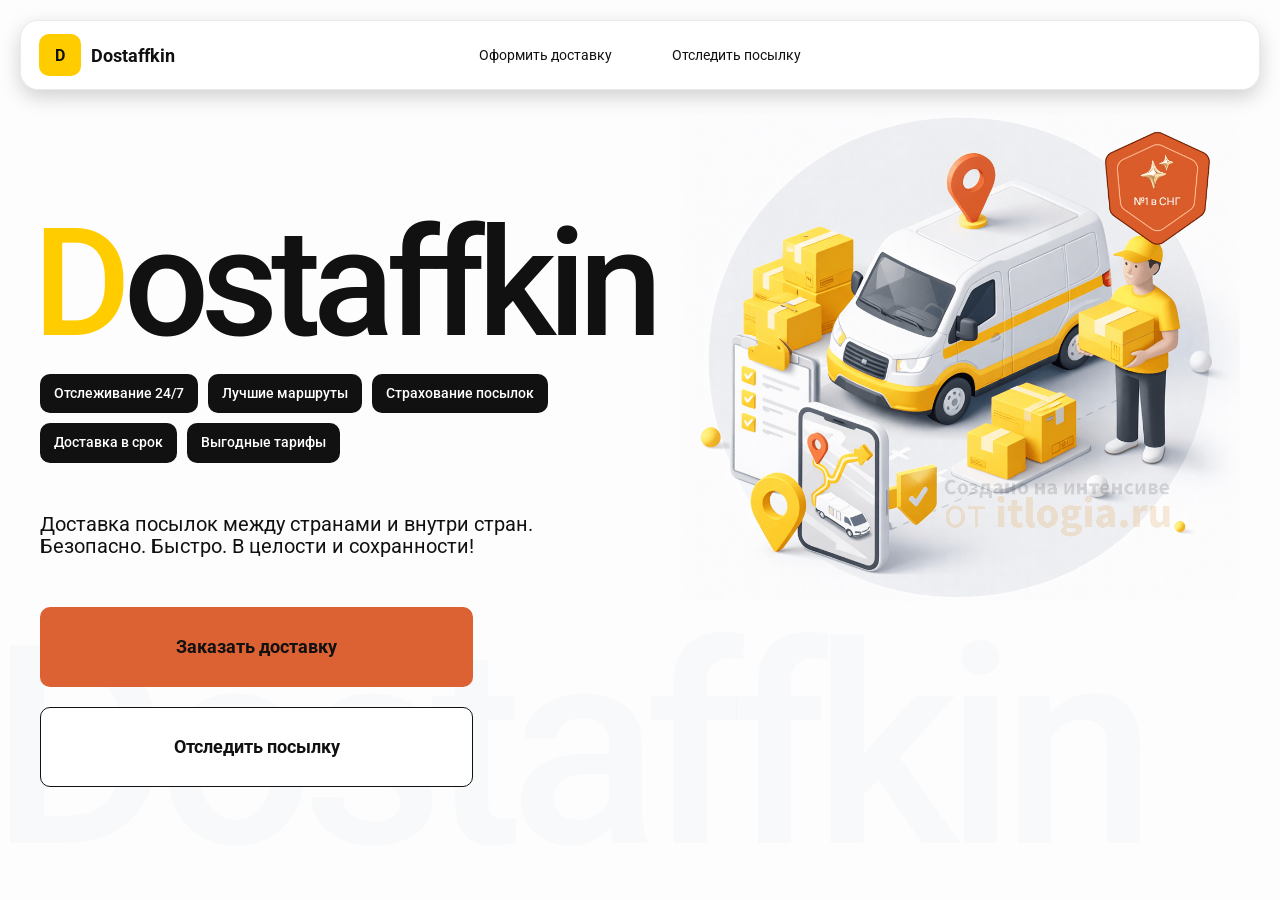
<file: index.html>
<!DOCTYPE html>
<html lang="en">

<head>
    <meta charset="UTF-8">
    <meta name="viewport" content="width=device-width, initial-scale=1.0,maximum-scale=1,user-scalable=0">
    <title>Dostaffkin — Доставка посылок между странами и внутри стран. Безопасно. Быстро. В целости и сохранности!
    </title>
    <link rel="stylesheet" href="styles/base.css" />
    <link rel="stylesheet" href="styles/base_adaptive.css" />
    <link rel="stylesheet" href="styles/index.css" />
    <link rel="stylesheet" href="styles/index_adaptive.css" />
</head>

<body>
    <div class="container">
        <header class="header">
            <a class="header-brand" href="#">
                <div class="header-logo">D</div>
                <div class="header-title">Dostaffkin</div>
            </a>
            <nav class="header-menu">
                <a class="header-link" href="order.html">Оформить <span>доставку</span></a>
                <a class="header-link" href="track.html">Отследить <span>посылку</span></a>
            </nav>
        </header>
        <main class="main">
            <section class="main-info">
                <div class="main-title">
                    <span>D</span>ostaffkin
                </div>
                <div class="main-features">
                    <div class="main-feature">Отслеживание 24/7</div>
                    <div class="main-feature">Лучшие маршруты</div>
                    <div class="main-feature">Страхование посылок</div>
                    <div class="main-feature">Доставка в срок</div>
                    <div class="main-feature">Выгодные тарифы</div>
                </div>
                <div class="main-description">
                    Доставка посылок между странами и внутри стран.
                    Безопасно. Быстро. В целости и сохранности!
                </div>
                <div class="main-actions">
                    <a class="button" type="button" href="./order.html">Заказать доставку</a>
                    <a class="button button-white" type="button" href="./track.html">Отследить посылку</a>
                </div>
            </section>
            <div class="main-title-ghost">Dostaffkin</div>
            <section class="main-image">
                <img src="img/main-image.jpg" alt="Main image" />
            </section>
        </main>
    </div>
</body>

</html>
</file>
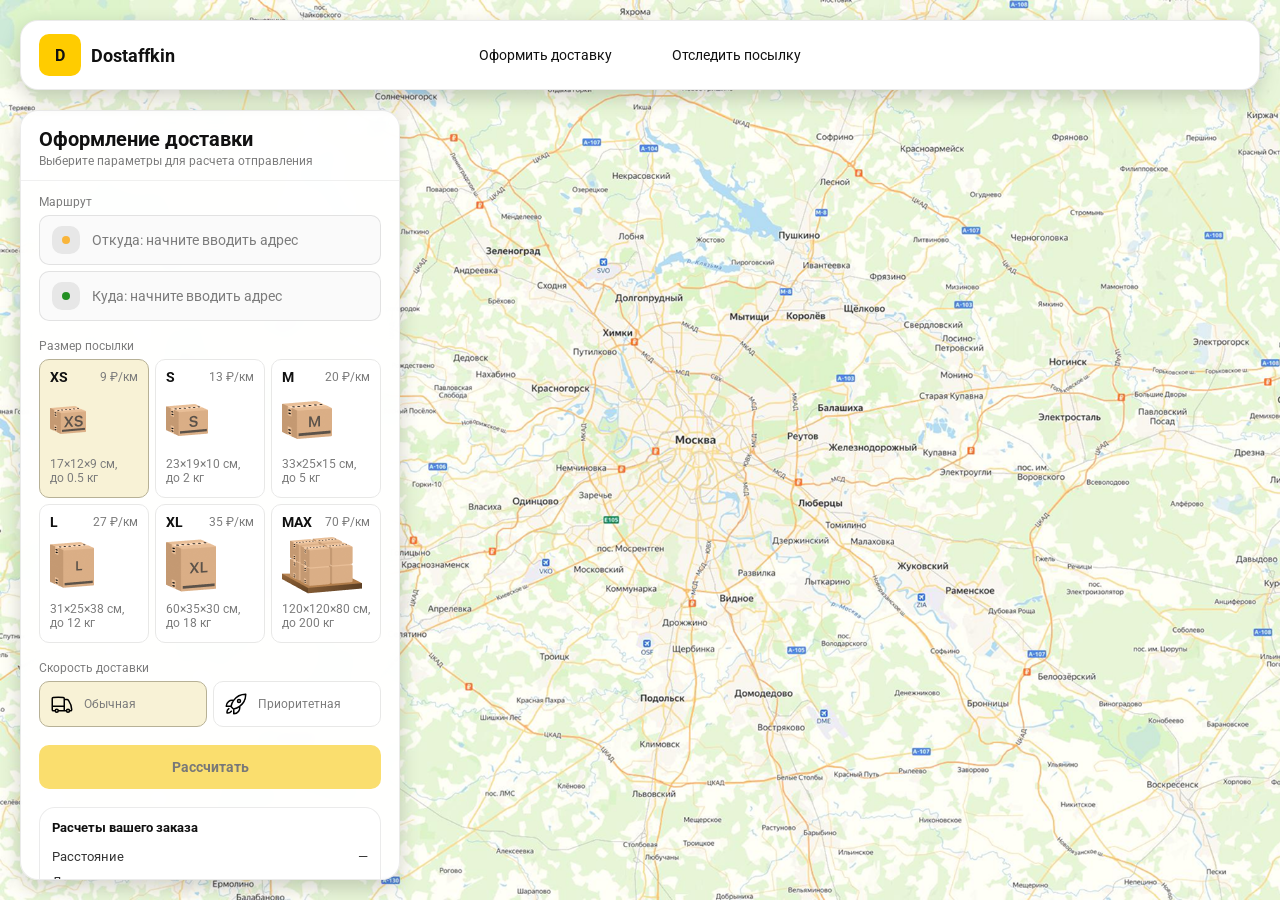
<file: order.html>
<!doctype html>
<html lang="ru">

<head>
    <meta charset="utf-8" />
    <meta name="viewport" content="width=device-width,initial-scale=1,maximum-scale=1,user-scalable=0" />
    <title>Оформление доставки</title>

    <link rel="stylesheet" href="styles/base.css" />
    <link rel="stylesheet" href="styles/base_adaptive.css" />

    <link rel="stylesheet" href="styles/order.css" />
    <link rel="stylesheet" href="styles/order_adaptive.css" />
</head>

<body>
    <div id="map"></div>
    <header class="header">
        <a class="header-brand" href="index.html">
            <div class="header-logo">D</div>
            <div class="header-title">Dostaffkin</div>
        </a>
        <nav class="header-menu">
            <a class="header-link" href="#">Оформить <span>доставку</span></a>
            <a class="header-link" href="track.html">Отследить <span>посылку</span></a>
        </nav>
    </header>
    <aside class="main" id="sidebar">
        <div class="main-header">
            <div class="main-title">Оформление доставки</div>
            <div class="main-text">Выберите параметры для расчета отправления</div>
        </div>
        <div class="main-content">
            <div class="main-route">
                <div class="main-block-title">Маршрут</div>
                <div class="main-fields">
                    <div class="main-field" id="fromField">
                        <div class="main-pin"></div>
                        <input id="from" placeholder="Откуда: начните вводить адрес" autocomplete="off" />
                        <div class="main-ac" id="fromAc" role="listbox" aria-label="Подсказки адресов"></div>
                    </div>

                    <div class="main-field" id="toField">
                        <div class="main-pin"></div>
                        <input id="to" placeholder="Куда: начните вводить адрес" autocomplete="off" />
                        <div class="main-ac" id="toAc" role="listbox" aria-label="Подсказки адресов"></div>
                    </div>
                </div>
            </div>
            <div class="main-package">
                <div class="main-block-title">Размер посылки</div>

                <div class="main-sizes">
                    <div class="main-size-card is-active" data-value="xs">
                        <div class="main-size-top">
                            <div class="main-size-label">XS</div>
                            <div class="main-size-rate">9 ₽/км</div>
                        </div>
                        <div class="main-size-media">
                            <img src="img/sizes/xs.png" alt="Короб XS" />
                        </div>
                        <div class="main-size-description">17×12×9 см,<br>до 0.5 кг</div>
                    </div>

                    <div class="main-size-card" data-value="s">
                        <div class="main-size-top">
                            <div class="main-size-label">S</div>
                            <div class="main-size-rate">13 ₽/км</div>
                        </div>
                        <div class="main-size-media">
                            <img src="img/sizes/s.png" alt="Короб S" />
                        </div>
                        <div class="main-size-description">23×19×10 см,<br>до 2 кг</div>
                    </div>

                    <div class="main-size-card" data-value="m">
                        <div class="main-size-top">
                            <div class="main-size-label">M</div>
                            <div class="main-size-rate">20 ₽/км</div>
                        </div>
                        <div class="main-size-media">
                            <img src="img/sizes/m.png" alt="Короб M" />
                        </div>
                        <div class="main-size-description">33×25×15 см,<br>до 5 кг</div>
                    </div>

                    <div class="main-size-card" data-value="l">
                        <div class="main-size-top">
                            <div class="main-size-label">L</div>
                            <div class="main-size-rate">27 ₽/км</div>
                        </div>
                        <div class="main-size-media">
                            <img src="img/sizes/l.png" alt="Короб L" />
                        </div>
                        <div class="main-size-description">31×25×38 см,<br>до 12 кг</div>
                    </div>

                    <div class="main-size-card" data-value="xl">
                        <div class="main-size-top">
                            <div class="main-size-label">XL</div>
                            <div class="main-size-rate">35 ₽/км</div>
                        </div>
                        <div class="main-size-media">
                            <img src="img/sizes/xl.png" alt="Короб XL" />
                        </div>
                        <div class="main-size-description">60×35×30 см,<br>до 18 кг</div>
                    </div>

                    <div class="main-size-card" data-value="max">
                        <div class="main-size-top">
                            <div class="main-size-label">MAX</div>
                            <div class="main-size-rate">70 ₽/км</div>
                        </div>
                        <div class="main-size-media main-size-media-palleta">
                            <img src="img/sizes/max.png" alt="Паллета" />
                        </div>
                        <div class="main-size-description">120×120×80 см,<br>до 200 кг</div>
                    </div>
                </div>
            </div>
            <div class="main-speed">
                <div class="main-block-title">Скорость доставки</div>

                <div class="main-speeds">
                    <div class="main-speed-card is-active" data-value="regular">
                        <img class="main-speed-media" src="img/icons/regular.svg" alt="Regular" />
                        <div class="main-speed-description">Обычная</div>
                    </div>
                    <div class="main-speed-card" data-value="fast">
                        <img class="main-speed-media" src="img/icons/fast.svg" alt="Fast" />
                        <div class="main-speed-description">Приоритетная</div>
                    </div>

                </div>
            </div>
            <div class="main-calculate-block">
                <button id="calc" class="button calculate-button" type="button" disabled>Рассчитать</button>
            </div>
            <div class="main-result" id="result">
                <div class="main-result-title">Расчеты вашего заказа</div>
                <div class="main-result-lines">
                    <div class="main-result-line"><span>Расстояние</span><span id="distanceValue">—</span></div>
                    <div class="main-result-line"><span>Доставим через</span><span id="durationValue">—</span></div>
                    <div class="main-result-line"><span>Тариф</span><span id="rateValue">—</span></div>
                </div>
                <div class="main-price">
                    <div class="main-price-label">Итого</div>
                    <div class="main-price-value" id="totalValue">—</div>
                </div>
            </div>
            <div class="main-order-box">
                <div class="main-order-form" id="orderForm">
                    <div class="main-order-title">Оформление доставки</div>
                    <div class="main-block-info-row">
                        <div class="main-block-title">Контакты</div>
                        <div class="order-fields">
                            <div class="main-field">
                                <input id="customerName" placeholder="Ваше имя" autocomplete="off" />
                            </div>
                            <div class="main-field">
                                <input id="customerPhone" placeholder="Ваш телефон" autocomplete="off"
                                    inputmode="tel" />
                            </div>
                        </div>
                    </div>
                    <div class="main-block-info-row extra-info">
                        <div class="main-block-title">Дополнительная информация</div>
                        <div class="main-field textarea">
                            <textarea id="comment" placeholder="Детали доставки и комментарии"></textarea>
                        </div>
                    </div>
                    <button id="submit" class="button main-submit-request" type="button" disabled>Отправить
                        заявку
                    </button>
                </div>

                <div class="main-order-success" id="orderSuccess">
                    <div class="main-success-icon">✓</div>
                    <div class="main-success-title">Заявка отправлена!</div>
                    <div class="main-success-title">Номер отправления – <span id="orderId"></span></div>
                    <div class="main-success-subtitle">Мы скоро свяжемся с вами</div>
                </div>
            </div>
        </div>
    </aside>
</body>

</html>
</file>
<file: styles/base.css>
*, *::before, *::after {
    box-sizing: border-box;
}

@font-face {
    font-family: "Roboto";
    src: url("../fonts/Roboto-Regular.ttf");
    font-weight: normal;
}

@font-face {
    font-family: "Roboto";
    src: url("../fonts/Roboto-Bold.ttf");
    font-weight: bold;
}

@font-face {
    font-family: "Roboto";
    src: url("../fonts/Roboto-Medium.ttf");
    font-weight: 500;
}

html, body {
    margin: 0;
    color: #111111;
    font-family: "Roboto", sans-serif;
}

body {
    background: #FDFDFD;
}

.header {
    border-radius: 18px;
    box-shadow: 0 7px 20px 0 #0000002E;
    backdrop-filter: blur(10px);
    background: #ffffff;
    left: 20px;
    border: 1px solid rgba(0, 0, 0, 0.08);
    position: fixed;
    right: 20px;
    top: 20px;
    padding: 14px 18px;
    height: 70px;
    display: flex;
    align-items: center;
    z-index: 6;
}

.header-brand {
    display: flex;
    align-items: center;
    text-decoration: none;
    gap: 10px;
}

.header-logo {
    width: 42px;
    height: 42px;
    border-radius: 10px;
    background: #FFCC00;
    display: grid;
    place-items: center;
    font-weight: bold;
    color: #111;
}

.header-title {
    font-size: 18px;
    font-weight: bold;
    color: #111111;
    text-decoration: none;
}

.header-menu {
    display: flex;
    align-items: center;
    gap: 60px;
    margin: 0;
    position: absolute;
    left: 50%;
    transform: translateX(-50%);
}

.header-link {
    font-size: 14px;
    color: #111111;
    text-decoration: none;
}

.button {
    border: 0;
    outline: none;
    height: 44px;
    border-radius: 10px;
    font-size: 14px;
    font-weight: bold;
    cursor: pointer;
    font-family: inherit;
    transition: transform .08s ease, opacity .12s ease;
    background: #DC6133;
    color: #111111;
    text-align: center;
    text-decoration: none;
}

.button:hover {
    background-color: #E5BC19;
}

.button:disabled {
    cursor: not-allowed;
    background-color: #FADE6E;
    color: #787878;
    transform: none;
}

.button.button-white {
    background: #ffffff;
    border: 1px solid #111111;
}

.button.button-white:hover {
    background: rgb(241 241 241);
}

.main-field {
    display: flex;
    align-items: center;
    margin-top: 6px;
    gap: 10px;
    border: 1px solid #1111111A;
    background: #FAFAFA;
    border-radius: 10px;
    padding: 10px 12px;
    position: relative;
    box-sizing: border-box;
    height: 50px;
}

.main-field.textarea {
    height: auto;
}

.main-pin {
    width: 28px;
    height: 28px;
    border-radius: 10px;
    background: rgba(17, 17, 17, 0.08);
    display: grid;
    place-items: center;
    flex: 0 0 auto;
    position: relative;
}

.main-pin::before {
    content: "";
    width: 8px;
    height: 8px;
    border-radius: 999px;
    background: orange;
    opacity: .75;
    display: block;
}

.main-field:last-child .main-pin::before {
    background: green;
    opacity: .85;
}

input, textarea {
    width: 100%;
    border: 0;
    outline: none;
    background: transparent;
    font-size: 14px;
    color: #111111;
    font-family: inherit;
}

textarea {
    resize: vertical;
    min-height: 72px;
    padding: 2px 0;
}

input::placeholder, textarea::placeholder {
    color: #7C7C7C;
}

.main-field:focus-within {
    border-color: rgba(0, 0, 0, 0.20);
    box-shadow: 0 0 0 4px rgba(255, 204, 0, 0.35);
    background: rgba(255, 255, 255, 0.75);
}
</file>
<file: styles/base_adaptive.css>
@media (max-width: 767px) {
    .header {
        left: 10px;
        right: 10px;
        top: 10px;
    }

    .header-link span {
        display: none;
    }

    .header-menu {
        gap: 20px;
        justify-content: flex-start;
        margin: 0 0 0 30px;
        position: static;
        transform: none;
    }
}

@media (max-width: 420px) {
    .header-title {
        display: none;
    }
}

@media (max-width: 374px) {
    .header-menu {
        gap: 10px;
        margin: 0 0 0 10px;
    }
}
</file>
<file: styles/index.css>
.container {
    overflow: hidden;
    min-height: 100vh;
}

.main {
    padding: 111px 40px 0px; /*0px снизу для удаления не нужного пространства и появления скоролл бара*/
    position: relative;
    display: flex;
}

.main-info {
    max-width: 840px;
    width: 100%;
    position: relative;
}

.main-title {
    margin-top: 98px;
    font-weight: 500;
    font-size: 200px;
    line-height: 1;
    letter-spacing: -0.05em;
    color: #111111;
    left: -15px;
    position: relative;
}

.main-title span {
    color: #ffcc00;
}

.main-features {
    margin-top: 15px;
    display: flex;
    flex-wrap: wrap;
    gap: 10px;
}

.main-feature {
    background: #111111;
    color: #ffffff;
    padding: 12px 14px;
    font-weight: 500;
    font-size: 14px;
    line-height: 1.1;
    border-radius: 10px;
}

.main-description {
    margin-top: 50px;
    max-width: 500px;
    font-size: 20px;
    line-height: 1.1;
    color: #111111;
}

.main-actions {
    margin-top: 50px;
    display: flex;
    flex-direction: column;
    gap: 20px;
}

.main-actions .button {
    height: 80px;
    width: 433px;
    font-size: 18px;
    font-weight: bold;
    place-items: center;
    display: grid;
}

.main-title-ghost { /*немного подправила значения left и bottom */
    position: absolute;
    z-index: -1;
    left: -10px;  
    bottom: -100px;
    font-weight: 500;
    font-size: 278px;
    line-height: 1;
    letter-spacing: -0.05em;
    color: #ECEDF04D;
}
.main-image {
    width: 1024px;
    top: 100px;
    z-index: -2;
}

.main-image img {
    width: 100%;
    max-width: 1024px;
    height: auto;
    display: block;
}
</file>
<file: styles/index_adaptive.css>
@media (max-width: 1760px) {
    .main-title {
        font-size: 150px;
        left: -7px;
    }

    .main-info {
        max-width: 640px;
    }
}

@media (max-width: 1200px) {
    .main-info {
        max-width: 540px;
    }

    .main {
        padding: 111px 20px 20px;
    }

    .main-title {
        font-size: 120px;
        left: -4px;
    }

    .main-title-ghost {
        font-size: 220px;
    }
}

@media (max-width: 1024px) {
    .main-title {
        margin-top: 30px;
    }

    .main {
        flex-direction: column-reverse;
    }

    .main-image {
        max-width: 350px;
        position: absolute;
        left: 370px;
        top: 370px;
    }

    .main-info {
        max-width: 100%;
    }

    .main-actions {
        gap: 10px;
    }

    .main-actions .button {
        height: 50px;
        font-size: 14px;
        width: auto;
        max-width: 300px;
    }

    .main-description {
        max-width: 350px;
    }
}

@media (max-width: 570px) {
    .main-title {
        font-size: 88px;
    }

    .main-description {
        max-width: 100%
    }

    .main-actions {
       width: 100%;
    }

    .main-actions .button {
        width: 100%;
        max-width: 100%
    }

    .main-image {
        max-width: 650px;
        position: absolute;
        left: 170px;
        top: 70px;
        opacity: 0.2;
    }
}

@media (max-width: 400px) {
    .main-title {
        font-size: 70px;
    }
}
</file>
<file: styles/order.css>
#map {
    background-image: url("../img/map-image.png");
    background-size: cover;
    position: fixed;
    inset: 0;
}

.main {
    border-radius: 18px;
    box-shadow: 0 7px 20px 0 #0000002E;
    backdrop-filter: blur(10px);
    background: rgba(255, 255, 255, 0.96);
    left: 20px;
    border: 1px solid rgba(0, 0, 0, 0.08);
    position: fixed;
    top: 110px;
    bottom: 20px;
    width: 380px;
    display: flex;
    flex-direction: column;
    overflow: hidden;
    z-index: 5;
}

.main-header {
    padding: 18px 18px 12px 18px;
    border-bottom: 1px solid rgba(0, 0, 0, 0.06);
    display: flex;
    flex-direction: column;
}

.main-title {
    font-size: 20px;
    line-height: 100%;
    font-weight: bold;
}

.main-text {
    font-size: 12px;
    margin-top: 5px;
    color: #7C7C7C;
}

.main-content {
    padding: 14px 18px 18px 18px;
    overflow: auto;
    scrollbar-width: none;
    display: flex;
    flex-direction: column;
    gap: 18px;
    flex: 1;
}

.main-block-title {
    font-size: 12px;
    color: #7C7C7C;
}

.main-route .main-block-title,
.main-package .main-block-title {
    margin-bottom: 6px;
}

.main-sizes {
    display: grid;
    gap: 6px;
    grid-template-columns: repeat(3, 1fr);
}

.main-size-card {
    border: 1px solid #E8E8E7;
    background: #FFFFFF;
    border-radius: 10px;
    padding: 10px;
    cursor: pointer;
    user-select: none;
    transition: transform .08s ease, border-color .12s ease, background .12s ease;
    min-height: 139px;
}

.main-size-card:hover {
    transform: translateY(-1px);
}

.main-size-card.is-active {
    background-color: #F8F2D6;
    border-color: #B7B196;
}

.main-size-top {
    display: flex;
    align-items: center;
    justify-content: space-between;
}

.main-size-label {
    font-weight: bold;
    font-size: 14px;
    color: #111111;
    line-height: 100%;
}

.main-size-rate {
    font-size: 12px;
    color: #7C7C7C;
    line-height: 100%;
}

.main-size-media {
    margin-top: 8px;
    height: 57px;
}

.main-size-description {
    margin-top: 8px;
    font-size: 12px;
    color: #7C7C7C;
    line-height: 1.2;
}

.main-speed .main-block-title {
    margin-bottom: 6px;
}

.main-speeds {
    display: grid;
    gap: 6px;
    grid-template-columns: repeat(2, 1fr);
}

.main-speed-card {
    border: 1px solid #E8E8E7;
    background: #FFFFFF;
    border-radius: 10px;
    padding: 10px;
    cursor: pointer;
    user-select: none;
    transition: transform .08s ease, border-color .12s ease, background .12s ease;
    display: flex;
    align-items: center;
    gap: 10px;
}

.main-speed-card:hover {
    transform: translateY(-1px);
}

.main-speed-card.is-active {
    background-color: #F8F2D6;
    border-color: #B7B196;
}

.main-speed-description {
    font-size: 12px;
    color: #7C7C7C;
    line-height: 1.2;
}

.calculate-button {
    width: 100%;
}

.main-result {
    border: 1px solid rgba(0, 0, 0, 0.08);
    background: rgba(255, 255, 255, 0.75);
    border-radius: 16px;
    padding: 12px;
    line-height: 1.25;
}

.main-result-title {
    font-weight: bold;
    font-size: 13px;
    color: #111111;
    margin-bottom: 13px;
}

.main-result-lines {
    gap: 8px;
    display: flex;
    flex-direction: column;
}

.main-result-line {
    font-size: 13px;
    color: rgba(17, 17, 17, 0.85);
    display: flex;
    justify-content: space-between;
}

.main-price {
    margin-top: 18px;
    padding-top: 10px;
    border-top: 1px dashed rgba(0, 0, 0, 0.12);
    display: flex;
    align-items: baseline;
    justify-content: space-between;
}

.main-price-label {
    font-size: 12px;
    color: rgba(17, 17, 17, 0.55);
}

.main-price-value {
    font-size: 20px;
    font-weight: bold;
    color: #111111;
    letter-spacing: -0.3px;
}

.main-order-box {
    background: #ffffff;
    border: 1px solid #E8E8E7;
    border-radius: 10px;
    padding: 12px;
}

.main-order-title {
    margin-bottom: 8px;
    font-weight: bold;
    font-size: 14px;
    color: #111111;
}

.main-block-info {
    display: flex;
    flex-direction: column;
    gap: 6px;
}

.order-fields {
    display: grid;
    grid-template-columns: 1fr 1fr;
    column-gap: 10px;
    margin-top: 6px;
}

.main-block-info-row.extra-info {
    display: block;
    margin-top: 13px;
}

.main-submit-request {
    width: 100%;
    margin-top: 6px;
}

.main-order-success {
    display: none;
    text-align: center;
    padding: 22px 12px;
    gap: 12px;
}

.main-order-success.is-visible {
    display: flex;
    flex-direction: column;
    align-items: center;
}

.main-success-icon {
    width: 56px;
    height: 56px;
    border-radius: 50%;
    background: #16a34a;
    color: #ffffff;
    display: grid;
    place-items: center;
    font-size: 30px;
}

.main-success-title {
    font-size: 14px;
    font-weight: bold;
    color: #111111;
}

.main-success-subtitle {
    font-size: 12px;
    color: rgba(17, 17, 17, 0.55);
    line-height: 1.3;
}
</file>
<file: styles/order_adaptive.css>
@media (max-width: 767px) {
    .main {
        left: 10px;
        right: 10px;
        top: 50%;
        bottom: 12px;
        width: auto;
        max-width: none;
    }
}

@media (max-width: 420px) {
    .main-sizes {
        grid-template-columns: repeat(2, 1fr);
    }
}
</file>
